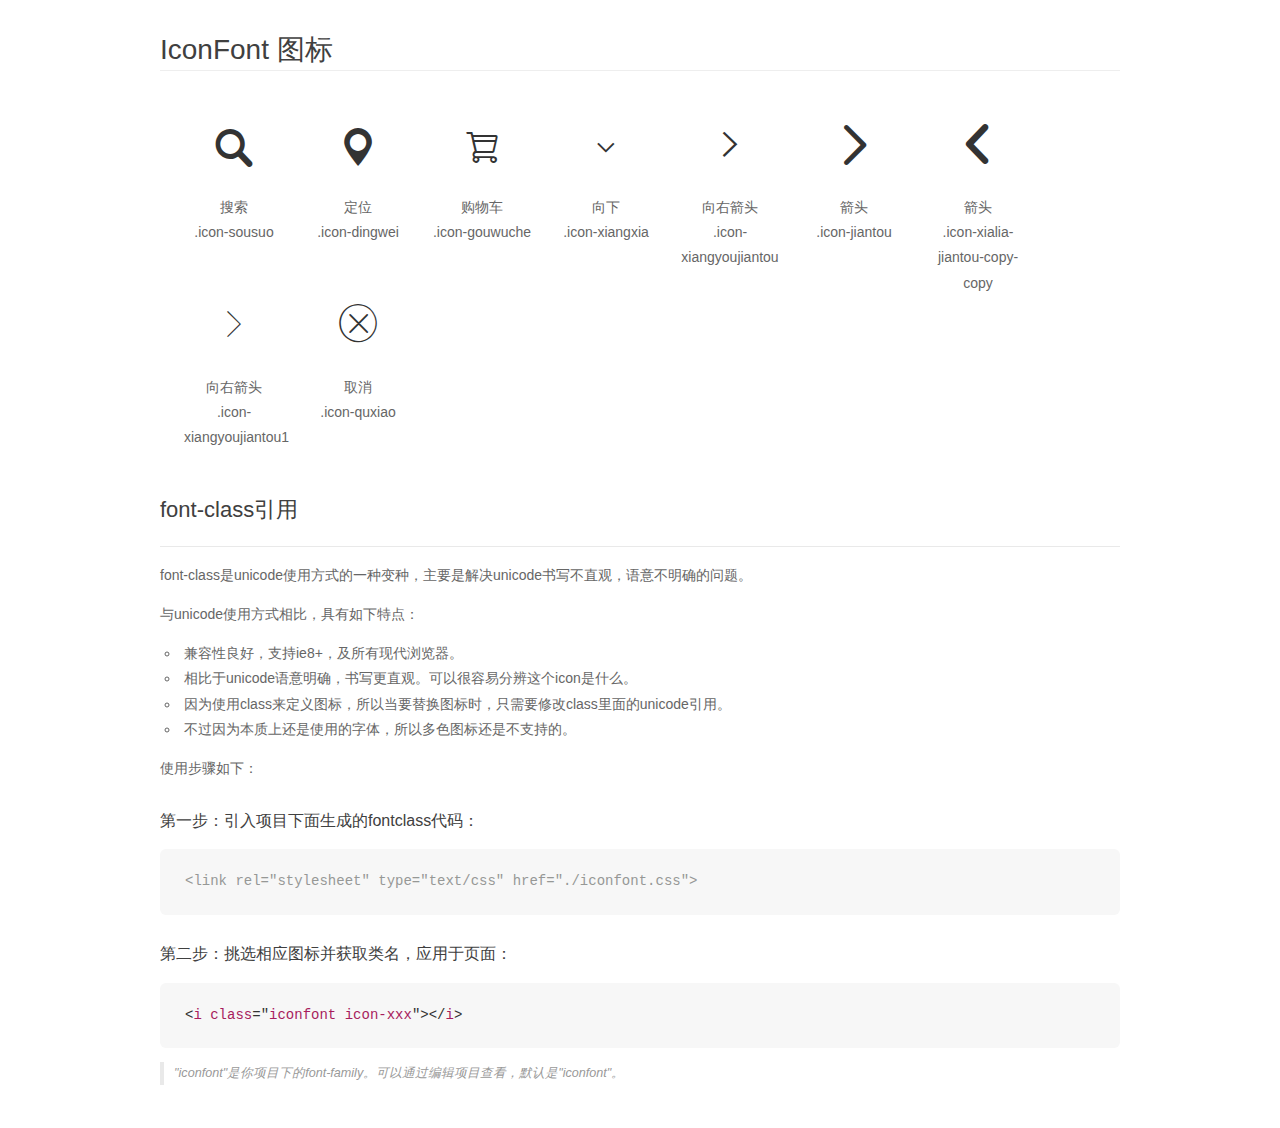
<file: jdicon/demo_fontclass.html>
<!DOCTYPE html>
<html>
<head>
    <meta charset="utf-8"/>
    <title>IconFont</title>
    <link rel="stylesheet" href="demo.css">
    <link rel="stylesheet" href="iconfont.css">
</head>
<body>
    <div class="main markdown">
        <h1>IconFont 图标</h1>
        <ul class="icon_lists clear">
            
                <li>
                <i class="icon iconfont icon-sousuo"></i>
                    <div class="name">搜索</div>
                    <div class="fontclass">.icon-sousuo</div>
                </li>
            
                <li>
                <i class="icon iconfont icon-dingwei"></i>
                    <div class="name">定位</div>
                    <div class="fontclass">.icon-dingwei</div>
                </li>
            
                <li>
                <i class="icon iconfont icon-gouwuche"></i>
                    <div class="name">购物车</div>
                    <div class="fontclass">.icon-gouwuche</div>
                </li>
            
                <li>
                <i class="icon iconfont icon-xiangxia"></i>
                    <div class="name">向下</div>
                    <div class="fontclass">.icon-xiangxia</div>
                </li>
            
                <li>
                <i class="icon iconfont icon-xiangyoujiantou"></i>
                    <div class="name">向右箭头</div>
                    <div class="fontclass">.icon-xiangyoujiantou</div>
                </li>
            
                <li>
                <i class="icon iconfont icon-jiantou"></i>
                    <div class="name">箭头</div>
                    <div class="fontclass">.icon-jiantou</div>
                </li>
            
                <li>
                <i class="icon iconfont icon-xialia-jiantou-copy-copy"></i>
                    <div class="name">箭头</div>
                    <div class="fontclass">.icon-xialia-jiantou-copy-copy</div>
                </li>
            
                <li>
                <i class="icon iconfont icon-xiangyoujiantou1"></i>
                    <div class="name">向右箭头</div>
                    <div class="fontclass">.icon-xiangyoujiantou1</div>
                </li>
            
                <li>
                <i class="icon iconfont icon-quxiao"></i>
                    <div class="name">取消</div>
                    <div class="fontclass">.icon-quxiao</div>
                </li>
            
        </ul>

        <h2 id="font-class-">font-class引用</h2>
        <hr>

        <p>font-class是unicode使用方式的一种变种，主要是解决unicode书写不直观，语意不明确的问题。</p>
        <p>与unicode使用方式相比，具有如下特点：</p>
        <ul>
        <li>兼容性良好，支持ie8+，及所有现代浏览器。</li>
        <li>相比于unicode语意明确，书写更直观。可以很容易分辨这个icon是什么。</li>
        <li>因为使用class来定义图标，所以当要替换图标时，只需要修改class里面的unicode引用。</li>
        <li>不过因为本质上还是使用的字体，所以多色图标还是不支持的。</li>
        </ul>
        <p>使用步骤如下：</p>
        <h3 id="-fontclass-">第一步：引入项目下面生成的fontclass代码：</h3>


        <pre><code class="lang-js hljs javascript"><span class="hljs-comment">&lt;link rel="stylesheet" type="text/css" href="./iconfont.css"&gt;</span></code></pre>
        <h3 id="-">第二步：挑选相应图标并获取类名，应用于页面：</h3>
        <pre><code class="lang-css hljs">&lt;<span class="hljs-selector-tag">i</span> <span class="hljs-selector-tag">class</span>="<span class="hljs-selector-tag">iconfont</span> <span class="hljs-selector-tag">icon-xxx</span>"&gt;&lt;/<span class="hljs-selector-tag">i</span>&gt;</code></pre>
        <blockquote>
        <p>"iconfont"是你项目下的font-family。可以通过编辑项目查看，默认是"iconfont"。</p>
        </blockquote>
    </div>
</body>
</html>
</file>
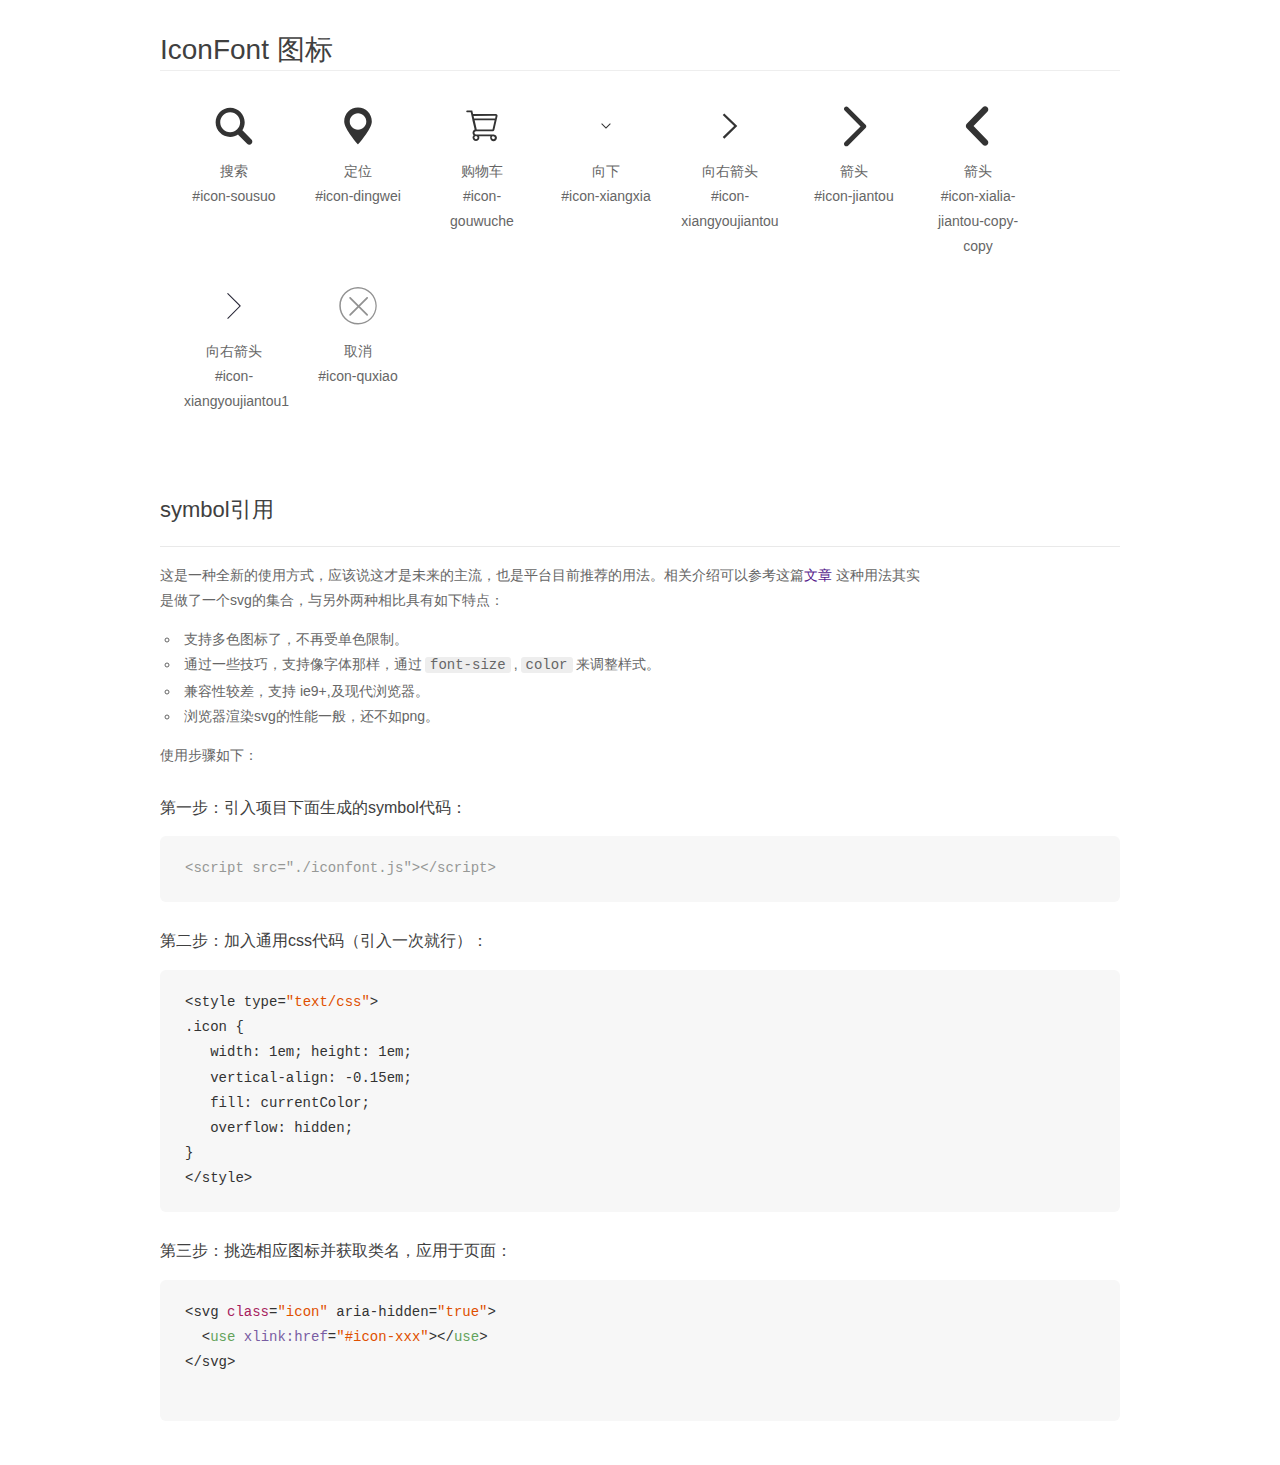
<file: jdicon/demo_symbol.html>
<!DOCTYPE html>
<html>
<head>
    <meta charset="utf-8"/>
    <title>IconFont</title>
    <link rel="stylesheet" href="demo.css">
    <script src="iconfont.js"></script>

    <style type="text/css">
        .icon {
          /* 通过设置 font-size 来改变图标大小 */
          width: 1em; height: 1em;
          /* 图标和文字相邻时，垂直对齐 */
          vertical-align: -0.15em;
          /* 通过设置 color 来改变 SVG 的颜色/fill */
          fill: currentColor;
          /* path 和 stroke 溢出 viewBox 部分在 IE 下会显示
             normalize.css 中也包含这行 */
          overflow: hidden;
        }

    </style>
</head>
<body>
    <div class="main markdown">
        <h1>IconFont 图标</h1>
        <ul class="icon_lists clear">
            
                <li>
                    <svg class="icon" aria-hidden="true">
                        <use xlink:href="#icon-sousuo"></use>
                    </svg>
                    <div class="name">搜索</div>
                    <div class="fontclass">#icon-sousuo</div>
                </li>
            
                <li>
                    <svg class="icon" aria-hidden="true">
                        <use xlink:href="#icon-dingwei"></use>
                    </svg>
                    <div class="name">定位</div>
                    <div class="fontclass">#icon-dingwei</div>
                </li>
            
                <li>
                    <svg class="icon" aria-hidden="true">
                        <use xlink:href="#icon-gouwuche"></use>
                    </svg>
                    <div class="name">购物车</div>
                    <div class="fontclass">#icon-gouwuche</div>
                </li>
            
                <li>
                    <svg class="icon" aria-hidden="true">
                        <use xlink:href="#icon-xiangxia"></use>
                    </svg>
                    <div class="name">向下</div>
                    <div class="fontclass">#icon-xiangxia</div>
                </li>
            
                <li>
                    <svg class="icon" aria-hidden="true">
                        <use xlink:href="#icon-xiangyoujiantou"></use>
                    </svg>
                    <div class="name">向右箭头</div>
                    <div class="fontclass">#icon-xiangyoujiantou</div>
                </li>
            
                <li>
                    <svg class="icon" aria-hidden="true">
                        <use xlink:href="#icon-jiantou"></use>
                    </svg>
                    <div class="name">箭头</div>
                    <div class="fontclass">#icon-jiantou</div>
                </li>
            
                <li>
                    <svg class="icon" aria-hidden="true">
                        <use xlink:href="#icon-xialia-jiantou-copy-copy"></use>
                    </svg>
                    <div class="name">箭头</div>
                    <div class="fontclass">#icon-xialia-jiantou-copy-copy</div>
                </li>
            
                <li>
                    <svg class="icon" aria-hidden="true">
                        <use xlink:href="#icon-xiangyoujiantou1"></use>
                    </svg>
                    <div class="name">向右箭头</div>
                    <div class="fontclass">#icon-xiangyoujiantou1</div>
                </li>
            
                <li>
                    <svg class="icon" aria-hidden="true">
                        <use xlink:href="#icon-quxiao"></use>
                    </svg>
                    <div class="name">取消</div>
                    <div class="fontclass">#icon-quxiao</div>
                </li>
            
        </ul>


        <h2 id="symbol-">symbol引用</h2>
        <hr>

        <p>这是一种全新的使用方式，应该说这才是未来的主流，也是平台目前推荐的用法。相关介绍可以参考这篇<a href="">文章</a>
        这种用法其实是做了一个svg的集合，与另外两种相比具有如下特点：</p>
        <ul>
          <li>支持多色图标了，不再受单色限制。</li>
          <li>通过一些技巧，支持像字体那样，通过<code>font-size</code>,<code>color</code>来调整样式。</li>
          <li>兼容性较差，支持 ie9+,及现代浏览器。</li>
          <li>浏览器渲染svg的性能一般，还不如png。</li>
        </ul>
        <p>使用步骤如下：</p>
        <h3 id="-symbol-">第一步：引入项目下面生成的symbol代码：</h3>
        <pre><code class="lang-js hljs javascript"><span class="hljs-comment">&lt;script src="./iconfont.js"&gt;&lt;/script&gt;</span></code></pre>
        <h3 id="-css-">第二步：加入通用css代码（引入一次就行）：</h3>
        <pre><code class="lang-js hljs javascript">&lt;style type=<span class="hljs-string">"text/css"</span>&gt;
.icon {
   width: <span class="hljs-number">1</span>em; height: <span class="hljs-number">1</span>em;
   vertical-align: <span class="hljs-number">-0.15</span>em;
   fill: currentColor;
   overflow: hidden;
}
&lt;<span class="hljs-regexp">/style&gt;</span></code></pre>
        <h3 id="-">第三步：挑选相应图标并获取类名，应用于页面：</h3>
        <pre><code class="lang-js hljs javascript">&lt;svg <span class="hljs-class"><span class="hljs-keyword">class</span></span>=<span class="hljs-string">"icon"</span> aria-hidden=<span class="hljs-string">"true"</span>&gt;<span class="xml"><span class="hljs-tag">
  &lt;<span class="hljs-name">use</span> <span class="hljs-attr">xlink:href</span>=<span class="hljs-string">"#icon-xxx"</span>&gt;</span><span class="hljs-tag">&lt;/<span class="hljs-name">use</span>&gt;</span>
</span>&lt;<span class="hljs-regexp">/svg&gt;
        </span></code></pre>
    </div>
</body>
</html>
</file>
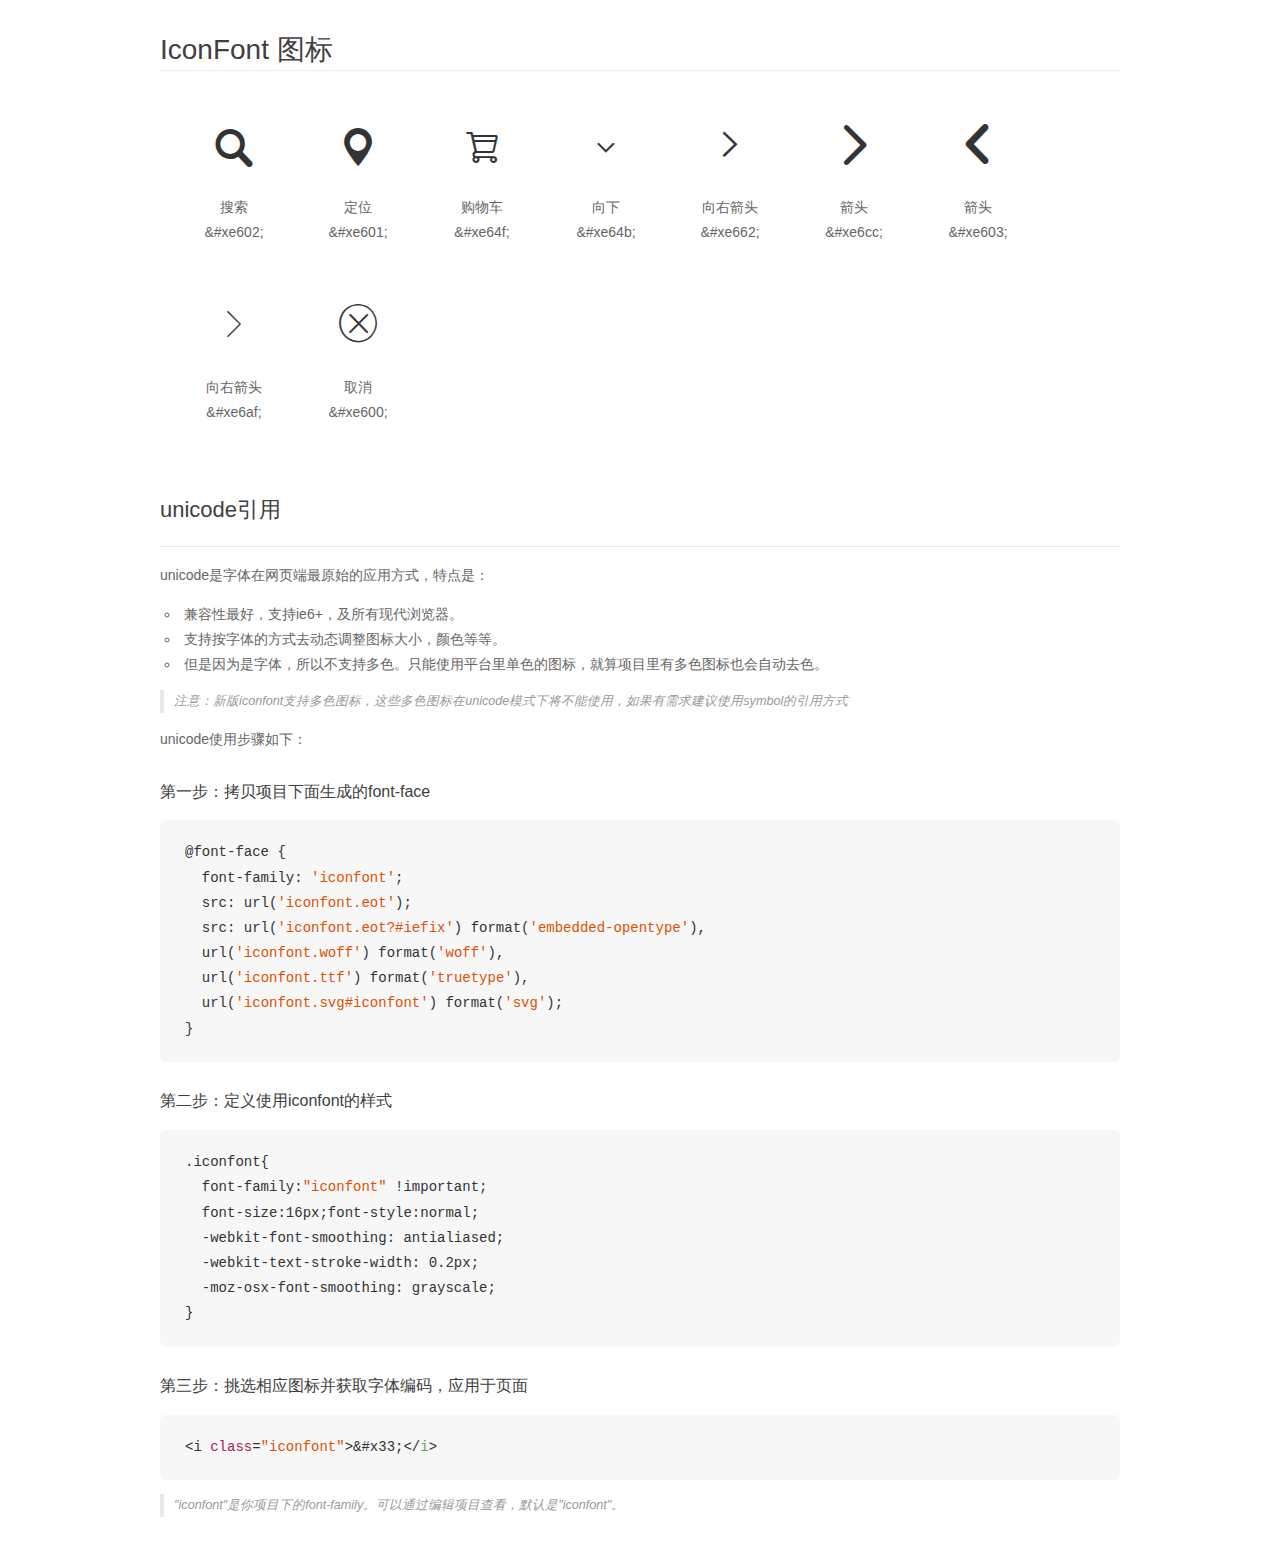
<file: jdicon/demo_unicode.html>
<!DOCTYPE html>
<html>
<head>
    <meta charset="utf-8"/>
    <title>IconFont</title>
    <link rel="stylesheet" href="demo.css">

    <style type="text/css">

        @font-face {font-family: "iconfont";
          src: url('iconfont.eot'); /* IE9*/
          src: url('iconfont.eot#iefix') format('embedded-opentype'), /* IE6-IE8 */
          url('iconfont.woff') format('woff'), /* chrome, firefox */
          url('iconfont.ttf') format('truetype'), /* chrome, firefox, opera, Safari, Android, iOS 4.2+*/
          url('iconfont.svg#iconfont') format('svg'); /* iOS 4.1- */
        }

        .iconfont {
          font-family:"iconfont" !important;
          font-size:16px;
          font-style:normal;
          -webkit-font-smoothing: antialiased;
          -webkit-text-stroke-width: 0.2px;
          -moz-osx-font-smoothing: grayscale;
        }

    </style>
</head>
<body>
    <div class="main markdown">
        <h1>IconFont 图标</h1>
        <ul class="icon_lists clear">
            
                <li>
                <i class="icon iconfont">&#xe602;</i>
                    <div class="name">搜索</div>
                    <div class="code">&amp;#xe602;</div>
                </li>
            
                <li>
                <i class="icon iconfont">&#xe601;</i>
                    <div class="name">定位</div>
                    <div class="code">&amp;#xe601;</div>
                </li>
            
                <li>
                <i class="icon iconfont">&#xe64f;</i>
                    <div class="name">购物车</div>
                    <div class="code">&amp;#xe64f;</div>
                </li>
            
                <li>
                <i class="icon iconfont">&#xe64b;</i>
                    <div class="name">向下</div>
                    <div class="code">&amp;#xe64b;</div>
                </li>
            
                <li>
                <i class="icon iconfont">&#xe662;</i>
                    <div class="name">向右箭头</div>
                    <div class="code">&amp;#xe662;</div>
                </li>
            
                <li>
                <i class="icon iconfont">&#xe6cc;</i>
                    <div class="name">箭头</div>
                    <div class="code">&amp;#xe6cc;</div>
                </li>
            
                <li>
                <i class="icon iconfont">&#xe603;</i>
                    <div class="name">箭头</div>
                    <div class="code">&amp;#xe603;</div>
                </li>
            
                <li>
                <i class="icon iconfont">&#xe6af;</i>
                    <div class="name">向右箭头</div>
                    <div class="code">&amp;#xe6af;</div>
                </li>
            
                <li>
                <i class="icon iconfont">&#xe600;</i>
                    <div class="name">取消</div>
                    <div class="code">&amp;#xe600;</div>
                </li>
            
        </ul>
        <h2 id="unicode-">unicode引用</h2>
        <hr>

        <p>unicode是字体在网页端最原始的应用方式，特点是：</p>
        <ul>
        <li>兼容性最好，支持ie6+，及所有现代浏览器。</li>
        <li>支持按字体的方式去动态调整图标大小，颜色等等。</li>
        <li>但是因为是字体，所以不支持多色。只能使用平台里单色的图标，就算项目里有多色图标也会自动去色。</li>
        </ul>
        <blockquote>
        <p>注意：新版iconfont支持多色图标，这些多色图标在unicode模式下将不能使用，如果有需求建议使用symbol的引用方式</p>
        </blockquote>
        <p>unicode使用步骤如下：</p>
        <h3 id="-font-face">第一步：拷贝项目下面生成的font-face</h3>
        <pre><code class="lang-js hljs javascript">@font-face {
  font-family: <span class="hljs-string">'iconfont'</span>;
  src: url(<span class="hljs-string">'iconfont.eot'</span>);
  src: url(<span class="hljs-string">'iconfont.eot?#iefix'</span>) format(<span class="hljs-string">'embedded-opentype'</span>),
  url(<span class="hljs-string">'iconfont.woff'</span>) format(<span class="hljs-string">'woff'</span>),
  url(<span class="hljs-string">'iconfont.ttf'</span>) format(<span class="hljs-string">'truetype'</span>),
  url(<span class="hljs-string">'iconfont.svg#iconfont'</span>) format(<span class="hljs-string">'svg'</span>);
}
</code></pre>
        <h3 id="-iconfont-">第二步：定义使用iconfont的样式</h3>
        <pre><code class="lang-js hljs javascript">.iconfont{
  font-family:<span class="hljs-string">"iconfont"</span> !important;
  font-size:<span class="hljs-number">16</span>px;font-style:normal;
  -webkit-font-smoothing: antialiased;
  -webkit-text-stroke-width: <span class="hljs-number">0.2</span>px;
  -moz-osx-font-smoothing: grayscale;
}
</code></pre>
        <h3 id="-">第三步：挑选相应图标并获取字体编码，应用于页面</h3>
        <pre><code class="lang-js hljs javascript">&lt;i <span class="hljs-class"><span class="hljs-keyword">class</span></span>=<span class="hljs-string">"iconfont"</span>&gt;&amp;#x33;<span class="xml"><span class="hljs-tag">&lt;/<span class="hljs-name">i</span>&gt;</span></span></code></pre>

        <blockquote>
        <p>"iconfont"是你项目下的font-family。可以通过编辑项目查看，默认是"iconfont"。</p>
        </blockquote>
    </div>


</body>
</html>
</file>
<file: jdicon/iconfont.css>
@font-face {font-family: "iconfont";
  src: url('iconfont.eot?t=1487315593361'); /* IE9*/
  src: url('iconfont.eot?t=1487315593361#iefix') format('embedded-opentype'), /* IE6-IE8 */
  url('iconfont.woff?t=1487315593361') format('woff'), /* chrome, firefox */
  url('iconfont.ttf?t=1487315593361') format('truetype'), /* chrome, firefox, opera, Safari, Android, iOS 4.2+*/
  url('iconfont.svg?t=1487315593361#iconfont') format('svg'); /* iOS 4.1- */
}

.iconfont {
  font-family:"iconfont" !important;
  font-size:16px;
  font-style:normal;
  -webkit-font-smoothing: antialiased;
  -moz-osx-font-smoothing: grayscale;
}

.icon-sousuo:before { content: "\e602"; }

.icon-dingwei:before { content: "\e601"; }

.icon-gouwuche:before { content: "\e64f"; }

.icon-xiangxia:before { content: "\e64b"; }

.icon-xiangyoujiantou:before { content: "\e662"; }

.icon-jiantou:before { content: "\e6cc"; }

.icon-xialia-jiantou-copy-copy:before { content: "\e603"; }

.icon-xiangyoujiantou1:before { content: "\e6af"; }

.icon-quxiao:before { content: "\e600"; }
</file>
<file: jdicon/demo.css>
*{margin: 0;padding: 0;list-style: none;}
/*
KISSY CSS Reset
理念：1. reset 的目的不是清除浏览器的默认样式，这仅是部分工作。清除和重置是紧密不可分的。
2. reset 的目的不是让默认样式在所有浏览器下一致，而是减少默认样式有可能带来的问题。
3. reset 期望提供一套普适通用的基础样式。但没有银弹，推荐根据具体需求，裁剪和修改后再使用。
特色：1. 适应中文；2. 基于最新主流浏览器。
维护：玉伯<lifesinger@gmail.com>, 正淳<ragecarrier@gmail.com>
 */

/** 清除内外边距 **/
body, h1, h2, h3, h4, h5, h6, hr, p, blockquote, /* structural elements 结构元素 */
dl, dt, dd, ul, ol, li, /* list elements 列表元素 */
pre, /* text formatting elements 文本格式元素 */
form, fieldset, legend, button, input, textarea, /* form elements 表单元素 */
th, td /* table elements 表格元素 */ {
  margin: 0;
  padding: 0;
}

/** 设置默认字体 **/
body,
button, input, select, textarea /* for ie */ {
  font: 12px/1.5 tahoma, arial, \5b8b\4f53, sans-serif;
}
h1, h2, h3, h4, h5, h6 { font-size: 100%; }
address, cite, dfn, em, var { font-style: normal; } /* 将斜体扶正 */
code, kbd, pre, samp { font-family: courier new, courier, monospace; } /* 统一等宽字体 */
small { font-size: 12px; } /* 小于 12px 的中文很难阅读，让 small 正常化 */

/** 重置列表元素 **/
ul, ol { list-style: none; }

/** 重置文本格式元素 **/
a { text-decoration: none; }
a:hover { text-decoration: underline; }


/** 重置表单元素 **/
legend { color: #000; } /* for ie6 */
fieldset, img { border: 0; } /* img 搭车：让链接里的 img 无边框 */
button, input, select, textarea { font-size: 100%; } /* 使得表单元素在 ie 下能继承字体大小 */
/* 注：optgroup 无法扶正 */

/** 重置表格元素 **/
table { border-collapse: collapse; border-spacing: 0; }

/* 清除浮动 */
.ks-clear:after, .clear:after {
  content: '\20';
  display: block;
  height: 0;
  clear: both;
}
.ks-clear, .clear {
  *zoom: 1;
}

.main {
  padding: 30px 100px;
width: 960px;
margin: 0 auto;
}
.main h1{font-size:36px; color:#333; text-align:left;margin-bottom:30px; border-bottom: 1px solid #eee;}

.helps{margin-top:40px;}
.helps pre{
  padding:20px;
  margin:10px 0;
  border:solid 1px #e7e1cd;
  background-color: #fffdef;
  overflow: auto;
}

.icon_lists{
  width: 100% !important;

}

.icon_lists li{
  float:left;
  width: 100px;
  height:180px;
  text-align: center;
  list-style: none !important;
}
.icon_lists .icon{
  font-size: 42px;
  line-height: 100px;
  margin: 10px 0;
  color:#333;
  -webkit-transition: font-size 0.25s ease-out 0s;
  -moz-transition: font-size 0.25s ease-out 0s;
  transition: font-size 0.25s ease-out 0s;

}
.icon_lists .icon:hover{
  font-size: 100px;
}



.markdown {
  color: #666;
  font-size: 14px;
  line-height: 1.8;
}

.highlight {
  line-height: 1.5;
}

.markdown img {
  vertical-align: middle;
  max-width: 100%;
}

.markdown h1 {
  color: #404040;
  font-weight: 500;
  line-height: 40px;
  margin-bottom: 24px;
}

.markdown h2,
.markdown h3,
.markdown h4,
.markdown h5,
.markdown h6 {
  color: #404040;
  margin: 1.6em 0 0.6em 0;
  font-weight: 500;
  clear: both;
}

.markdown h1 {
  font-size: 28px;
}

.markdown h2 {
  font-size: 22px;
}

.markdown h3 {
  font-size: 16px;
}

.markdown h4 {
  font-size: 14px;
}

.markdown h5 {
  font-size: 12px;
}

.markdown h6 {
  font-size: 12px;
}

.markdown hr {
  height: 1px;
  border: 0;
  background: #e9e9e9;
  margin: 16px 0;
  clear: both;
}

.markdown p,
.markdown pre {
  margin: 1em 0;
}

.markdown > p,
.markdown > blockquote,
.markdown > .highlight,
.markdown > ol,
.markdown > ul {
  width: 80%;
}

.markdown ul > li {
  list-style: circle;
}

.markdown > ul li,
.markdown blockquote ul > li {
  margin-left: 20px;
  padding-left: 4px;
}

.markdown > ul li p,
.markdown > ol li p {
  margin: 0.6em 0;
}

.markdown ol > li {
  list-style: decimal;
}

.markdown > ol li,
.markdown blockquote ol > li {
  margin-left: 20px;
  padding-left: 4px;
}

.markdown code {
  margin: 0 3px;
  padding: 0 5px;
  background: #eee;
  border-radius: 3px;
}

.markdown pre {
  border-radius: 6px;
  background: #f7f7f7;
  padding: 20px;
}

.markdown pre code {
  border: none;
  background: #f7f7f7;
  margin: 0;
}

.markdown strong,
.markdown b {
  font-weight: 600;
}

.markdown > table {
  border-collapse: collapse;
  border-spacing: 0px;
  empty-cells: show;
  border: 1px solid #e9e9e9;
  width: 95%;
  margin-bottom: 24px;
}

.markdown > table th {
  white-space: nowrap;
  color: #333;
  font-weight: 600;

}

.markdown > table th,
.markdown > table td {
  border: 1px solid #e9e9e9;
  padding: 8px 16px;
  text-align: left;
}

.markdown > table th {
  background: #F7F7F7;
}

.markdown blockquote {
  font-size: 90%;
  color: #999;
  border-left: 4px solid #e9e9e9;
  padding-left: 0.8em;
  margin: 1em 0;
  font-style: italic;
}

.markdown blockquote p {
  margin: 0;
}

.markdown .anchor {
  opacity: 0;
  transition: opacity 0.3s ease;
  margin-left: 8px;
}

.markdown .waiting {
  color: #ccc;
}

.markdown h1:hover .anchor,
.markdown h2:hover .anchor,
.markdown h3:hover .anchor,
.markdown h4:hover .anchor,
.markdown h5:hover .anchor,
.markdown h6:hover .anchor {
  opacity: 1;
  display: inline-block;
}

.markdown > br,
.markdown > p > br {
  clear: both;
}


.hljs {
  display: block;
  background: white;
  padding: 0.5em;
  color: #333333;
  overflow-x: auto;
}

.hljs-comment,
.hljs-meta {
  color: #969896;
}

.hljs-string,
.hljs-variable,
.hljs-template-variable,
.hljs-strong,
.hljs-emphasis,
.hljs-quote {
  color: #df5000;
}

.hljs-keyword,
.hljs-selector-tag,
.hljs-type {
  color: #a71d5d;
}

.hljs-literal,
.hljs-symbol,
.hljs-bullet,
.hljs-attribute {
  color: #0086b3;
}

.hljs-section,
.hljs-name {
  color: #63a35c;
}

.hljs-tag {
  color: #333333;
}

.hljs-title,
.hljs-attr,
.hljs-selector-id,
.hljs-selector-class,
.hljs-selector-attr,
.hljs-selector-pseudo {
  color: #795da3;
}

.hljs-addition {
  color: #55a532;
  background-color: #eaffea;
}

.hljs-deletion {
  color: #bd2c00;
  background-color: #ffecec;
}

.hljs-link {
  text-decoration: underline;
}

pre{
  background: #fff;
}
</file>
